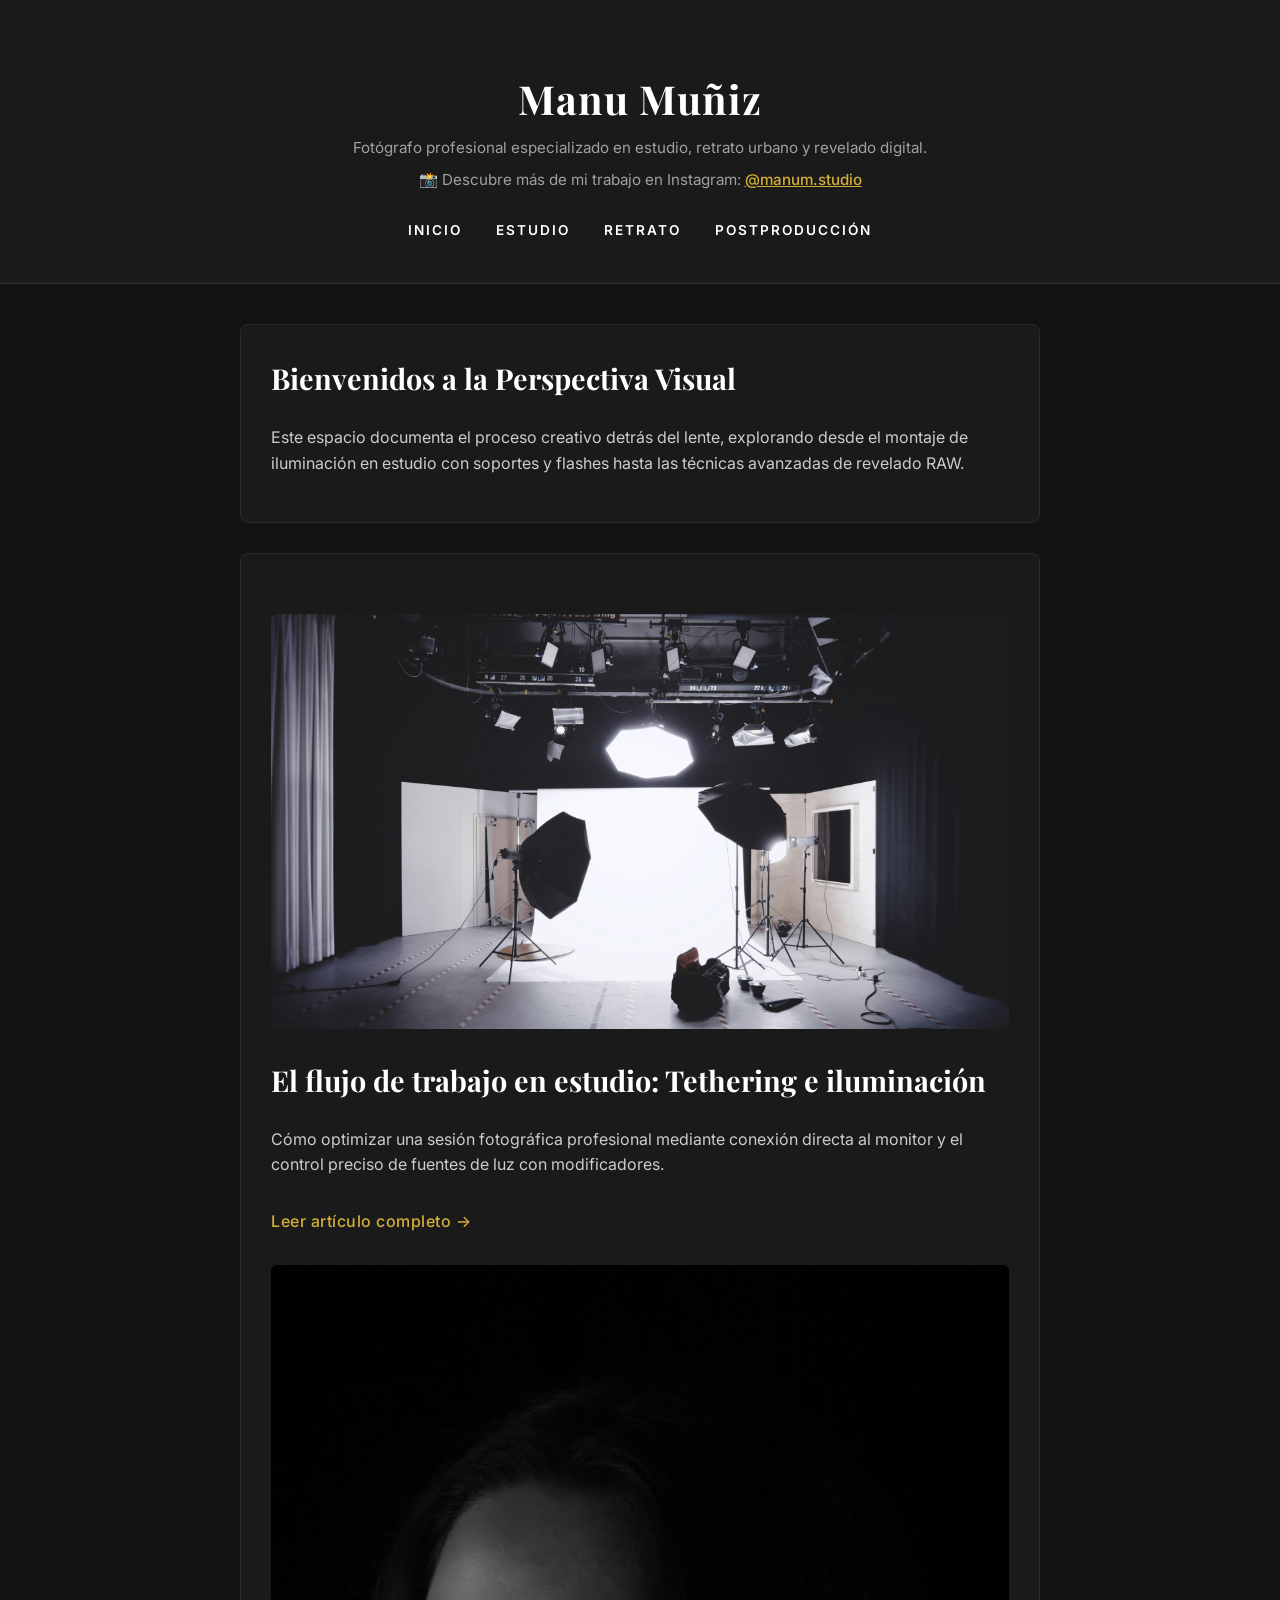
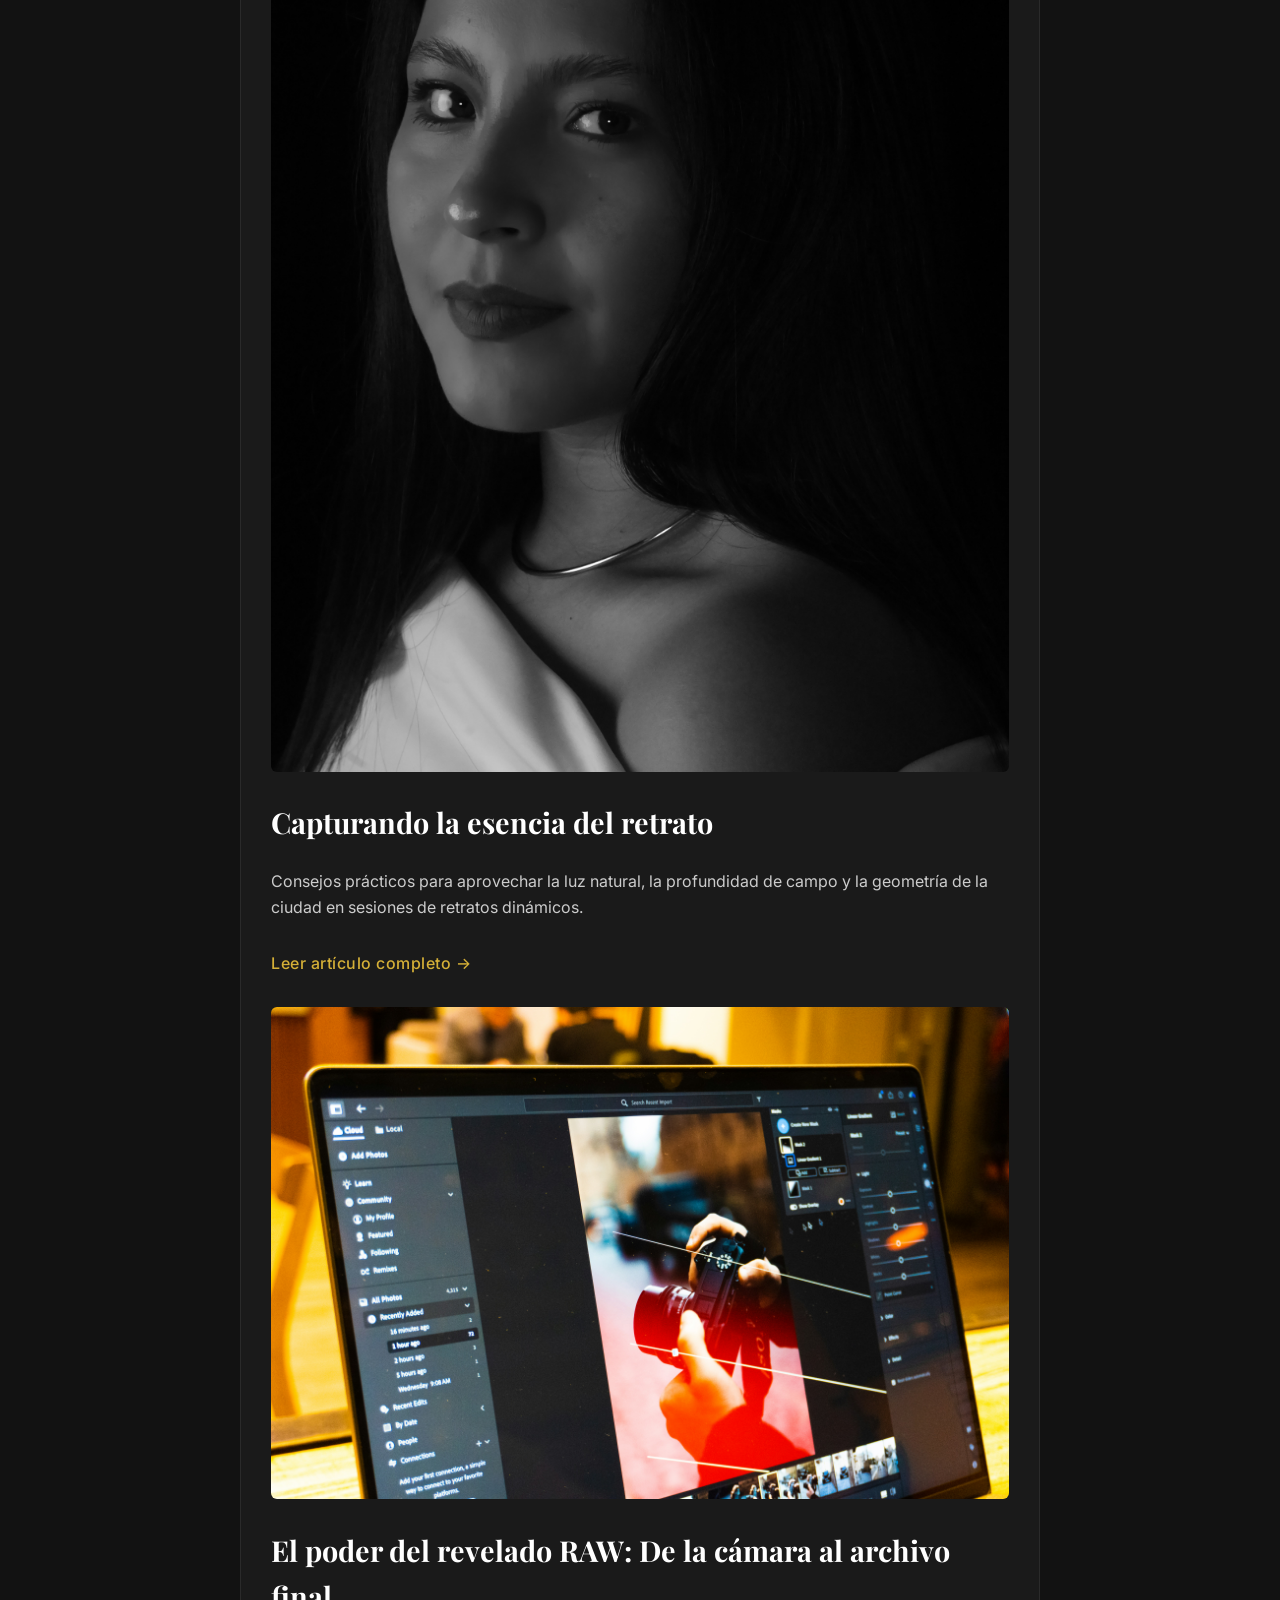
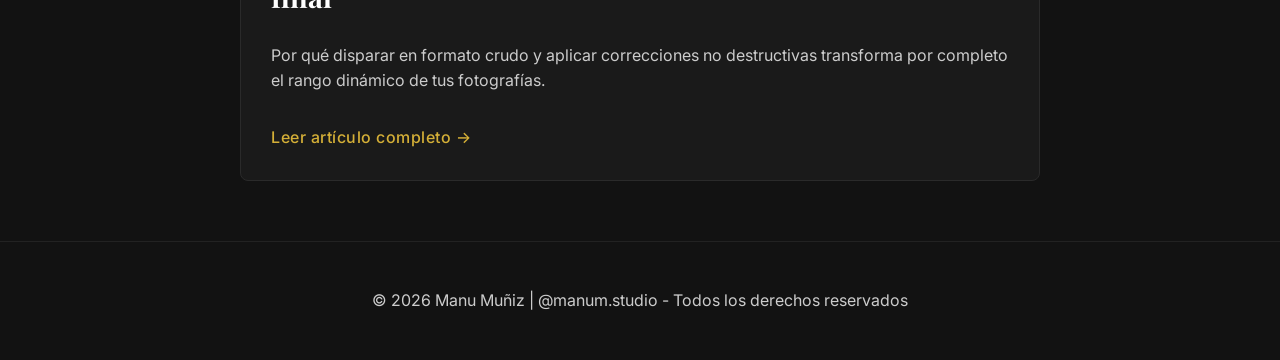
<file: index.html>
<!DOCTYPE html>
<html lang="es">
<head>
    <meta charset="UTF-8">
    <meta name="viewport" content="width=device-width, initial-scale=1.0">
    <title>Manu Muñiz | Blog de Fotografía</title>
    <link rel="stylesheet" href="css/estilos.css">
</head>
<body>
    
    <header>
        <h1>Manu Muñiz</h1>
        <p>Fotógrafo profesional especializado en estudio, retrato urbano y revelado digital.</p>
        <p style="margin-top: 8px;">
            📸 Descubre más de mi trabajo en Instagram: 
            <a href="https://instagram.com/manum.studio" target="_blank" style="color: #d4af37; text-decoration: underline;">@manum.studio</a>
        </p>
        <nav>
            <a href="index.html">INICIO</a>
            <a href="entrada1.html">ESTUDIO</a>
            <a href="entrada2.html">RETRATO</a>
            <a href="entrada3.html">POSTPRODUCCIÓN</a>
        </nav>
    </header>

    <main>
        <section>
            <h2>Bienvenidos a la Perspectiva Visual</h2>
            <p>Este espacio documenta el proceso creativo detrás del lente, explorando desde el montaje de iluminación en estudio con soportes y flashes hasta las técnicas avanzadas de revelado RAW.</p>
        </section>

        <section>
            <article>
                <img src="imagenes/estudio-tethering.jpg" alt="Configuración de estudio fotográfico">
                <h2>El flujo de trabajo en estudio: Tethering e iluminación</h2>
                <p>Cómo optimizar una sesión fotográfica profesional mediante conexión directa al monitor y el control preciso de fuentes de luz con modificadores.</p>
                <a href="entrada1.html">Leer artículo completo →</a>
            </article>

            <article>
                <img src="imagenes/retratos-urbanos.jpg" alt="Fotografía de retrato urbano">
                <h2>Capturando la esencia del retrato</h2>
                <p>Consejos prácticos para aprovechar la luz natural, la profundidad de campo y la geometría de la ciudad en sesiones de retratos dinámicos.</p>
                <a href="entrada2.html">Leer artículo completo →</a>
            </article>

            <article>
                <img src="imagenes/revelado-raw.jpg" alt="Edición y revelado digital en Lightroom">
                <h2>El poder del revelado RAW: De la cámara al archivo final</h2>
                <p>Por qué disparar en formato crudo y aplicar correcciones no destructivas transforma por completo el rango dinámico de tus fotografías.</p>
                <a href="entrada3.html">Leer artículo completo →</a>
            </article>
        </section>
    </main>

    <footer>
        <p>© 2026 Manu Muñiz | @manum.studio - Todos los derechos reservados</p>
    </footer>
</body>
</html>
</file>
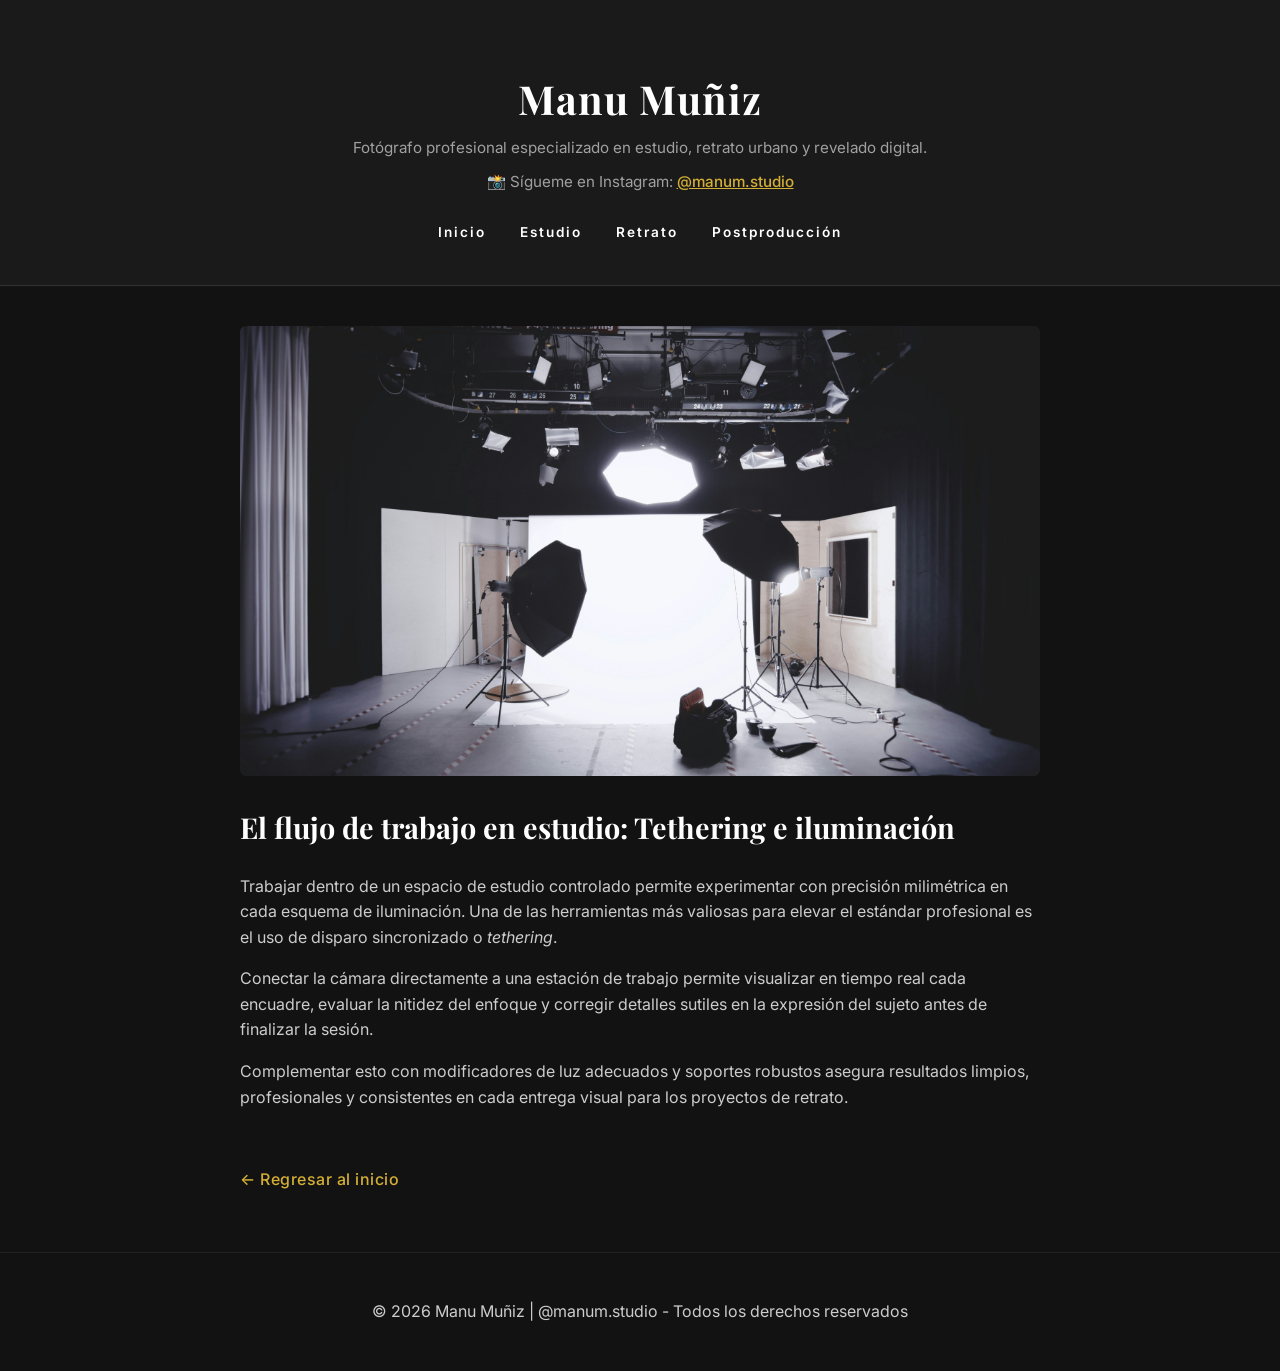
<file: entrada1.html>
<!DOCTYPE html>
<html lang="es">
<head>
    <meta charset="UTF-8">
    <meta name="viewport" content="width=device-width, initial-scale=1.0">
    <title>Estudio e Iluminación | Manu Muñiz</title>
    <link rel="stylesheet" href="css/estilos.css">
</head>
<body>
    <header>
        <h1>Manu Muñiz</h1>
        <p>Fotógrafo profesional especializado en estudio, retrato urbano y revelado digital.</p>
        <p style="margin-top: 10px;">
            📸 Sígueme en Instagram: 
            <a href="https://instagram.com/manum.studio" target="_blank" style="color: #d4af37; text-decoration: underline;">@manum.studio</a>
        </p>
        <nav>
            <a href="index.html">Inicio</a>
            <a href="entrada1.html">Estudio</a>
            <a href="entrada2.html">Retrato</a>
            <a href="entrada3.html">Postproducción</a>
        </nav>
    </header>

    <main>
        <article>
            <img src="imagenes/estudio-tethering.jpg" alt="Configuración de estudio fotográfico">
            <h2>El flujo de trabajo en estudio: Tethering e iluminación</h2>
            
            <p>Trabajar dentro de un espacio de estudio controlado permite experimentar con precisión milimétrica en cada esquema de iluminación. Una de las herramientas más valiosas para elevar el estándar profesional es el uso de disparo sincronizado o <em>tethering</em>.</p>
            
            <p>Conectar la cámara directamente a una estación de trabajo permite visualizar en tiempo real cada encuadre, evaluar la nitidez del enfoque y corregir detalles sutiles en la expresión del sujeto antes de finalizar la sesión.</p>
            
            <p>Complementar esto con modificadores de luz adecuados y soportes robustos asegura resultados limpios, profesionales y consistentes en cada entrega visual para los proyectos de retrato.</p>
            
            <br>
            <a href="index.html">← Regresar al inicio</a>
        </article>
    </main>

    <footer>
        <p>© 2026 Manu Muñiz | @manum.studio - Todos los derechos reservados</p>
    </footer>
</body>
</html>
</file>
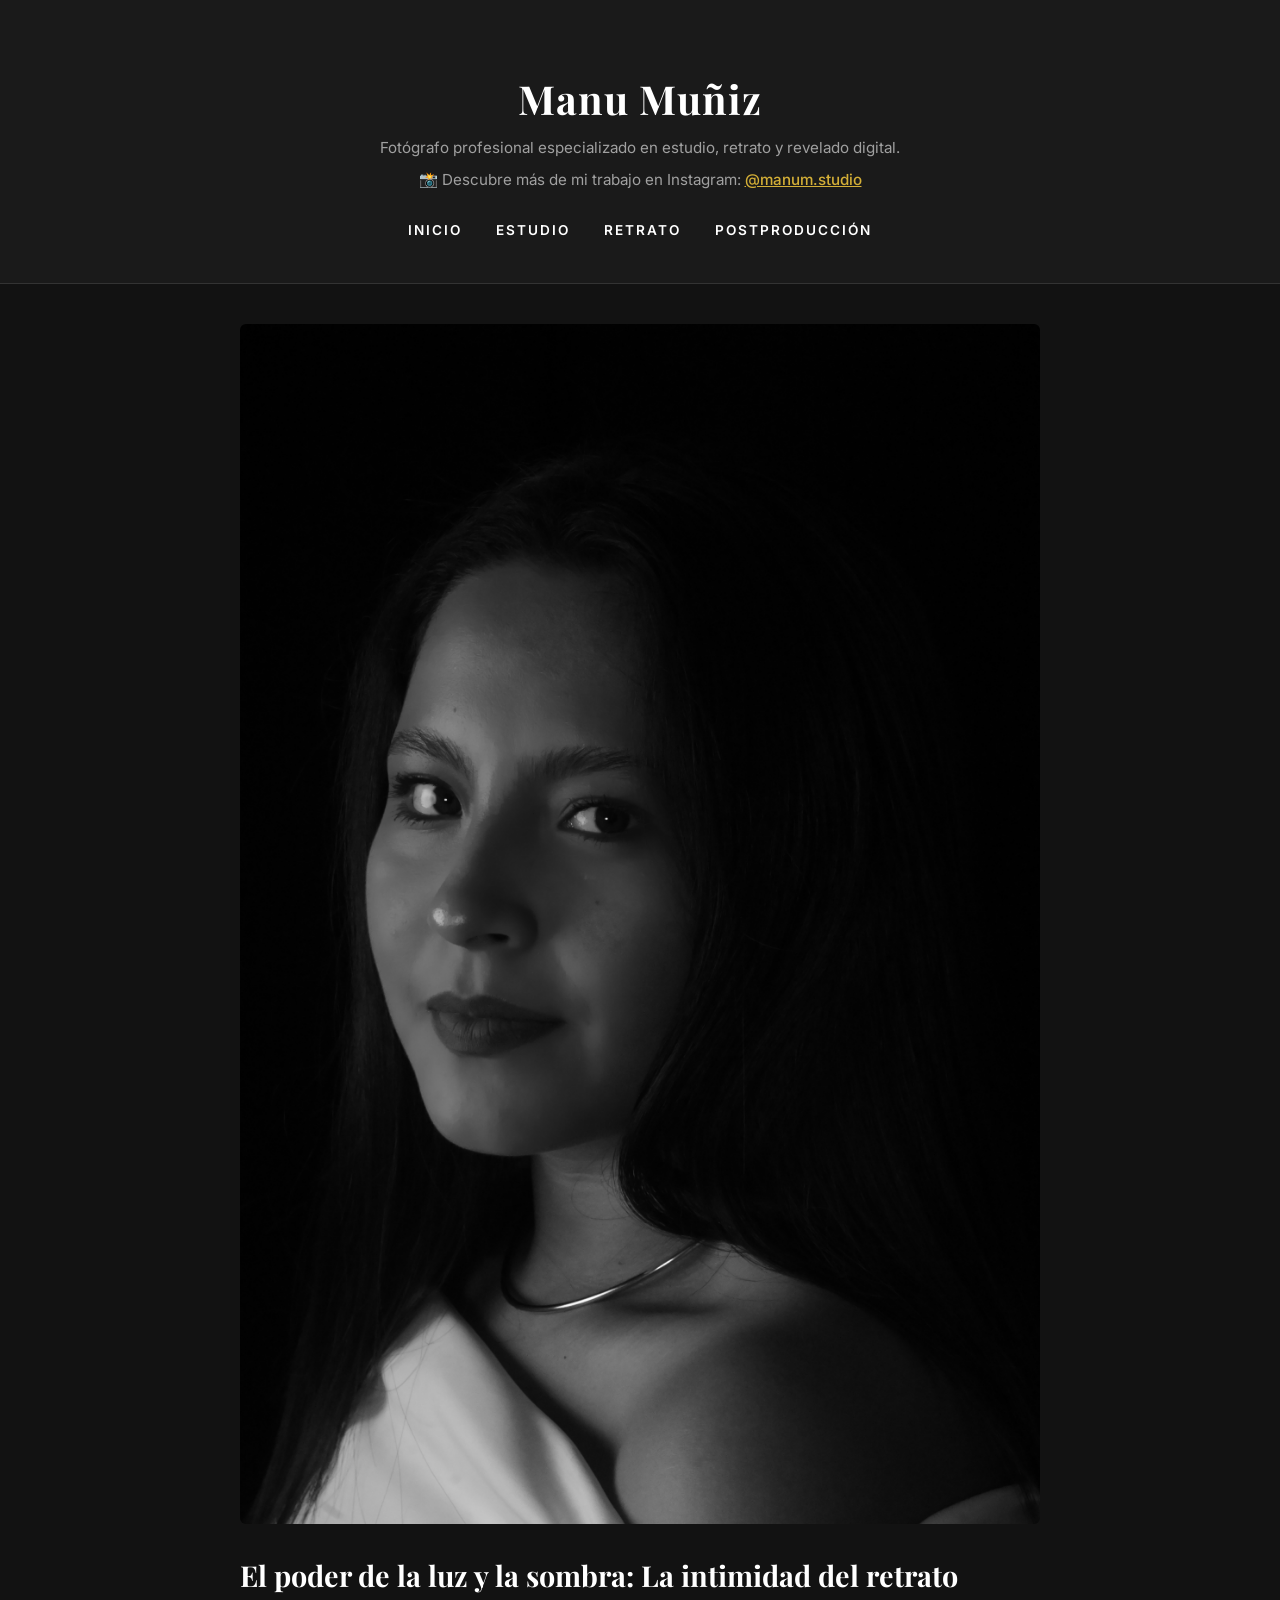
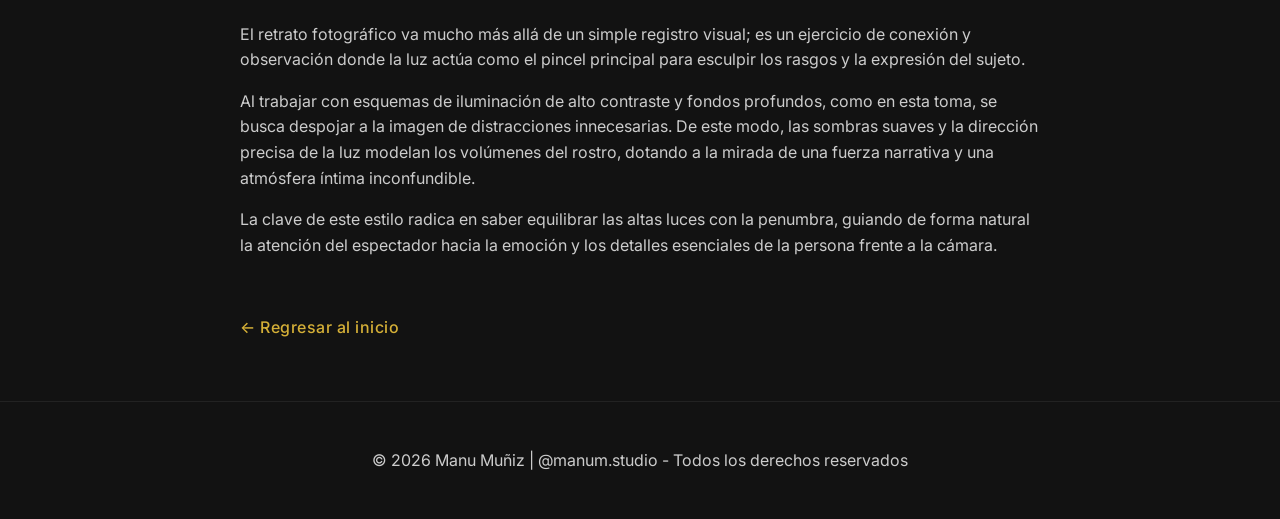
<file: entrada2.html>
<!DOCTYPE html>
<html lang="es">
<head>
    <meta charset="UTF-8">
    <meta name="viewport" content="width=device-width, initial-scale=1.0">
    <title>El Arte del Retrato y el Claroscuro | Manu Muñiz</title>
    <link rel="stylesheet" href="css/estilos.css">
</head>
<body>
    <header>
        <h1>Manu Muñiz</h1>
        <p>Fotógrafo profesional especializado en estudio, retrato y revelado digital.</p>
        <p style="margin-top: 8px;">
            📸 Descubre más de mi trabajo en Instagram: 
            <a href="https://instagram.com/manum.studio" target="_blank" style="color: #d4af37; text-decoration: underline;">@manum.studio</a>
        </p>
        <nav>
            <a href="index.html">INICIO</a>
            <a href="entrada1.html">ESTUDIO</a>
            <a href="entrada2.html">RETRATO</a>
            <a href="entrada3.html">POSTPRODUCCIÓN</a>
        </nav>
    </header>

    <main>
        <article>
            <img src="imagenes/retratos-urbanos.jpg" alt="Fotografía de retrato en claroscuro">
            <h2>El poder de la luz y la sombra: La intimidad del retrato</h2>
            
            <p>El retrato fotográfico va mucho más allá de un simple registro visual; es un ejercicio de conexión y observación donde la luz actúa como el pincel principal para esculpir los rasgos y la expresión del sujeto.</p>
            
            <p>Al trabajar con esquemas de iluminación de alto contraste y fondos profundos, como en esta toma, se busca despojar a la imagen de distracciones innecesarias. De este modo, las sombras suaves y la dirección precisa de la luz modelan los volúmenes del rostro, dotando a la mirada de una fuerza narrativa y una atmósfera íntima inconfundible.</p>
            
            <p>La clave de este estilo radica en saber equilibrar las altas luces con la penumbra, guiando de forma natural la atención del espectador hacia la emoción y los detalles esenciales de la persona frente a la cámara.</p>
            
            <br>
            <a href="index.html">← Regresar al inicio</a>
        </article>
    </main>

    <footer>
        <p>© 2026 Manu Muñiz | @manum.studio - Todos los derechos reservados</p>
    </footer>
</body>
</html>
</file>
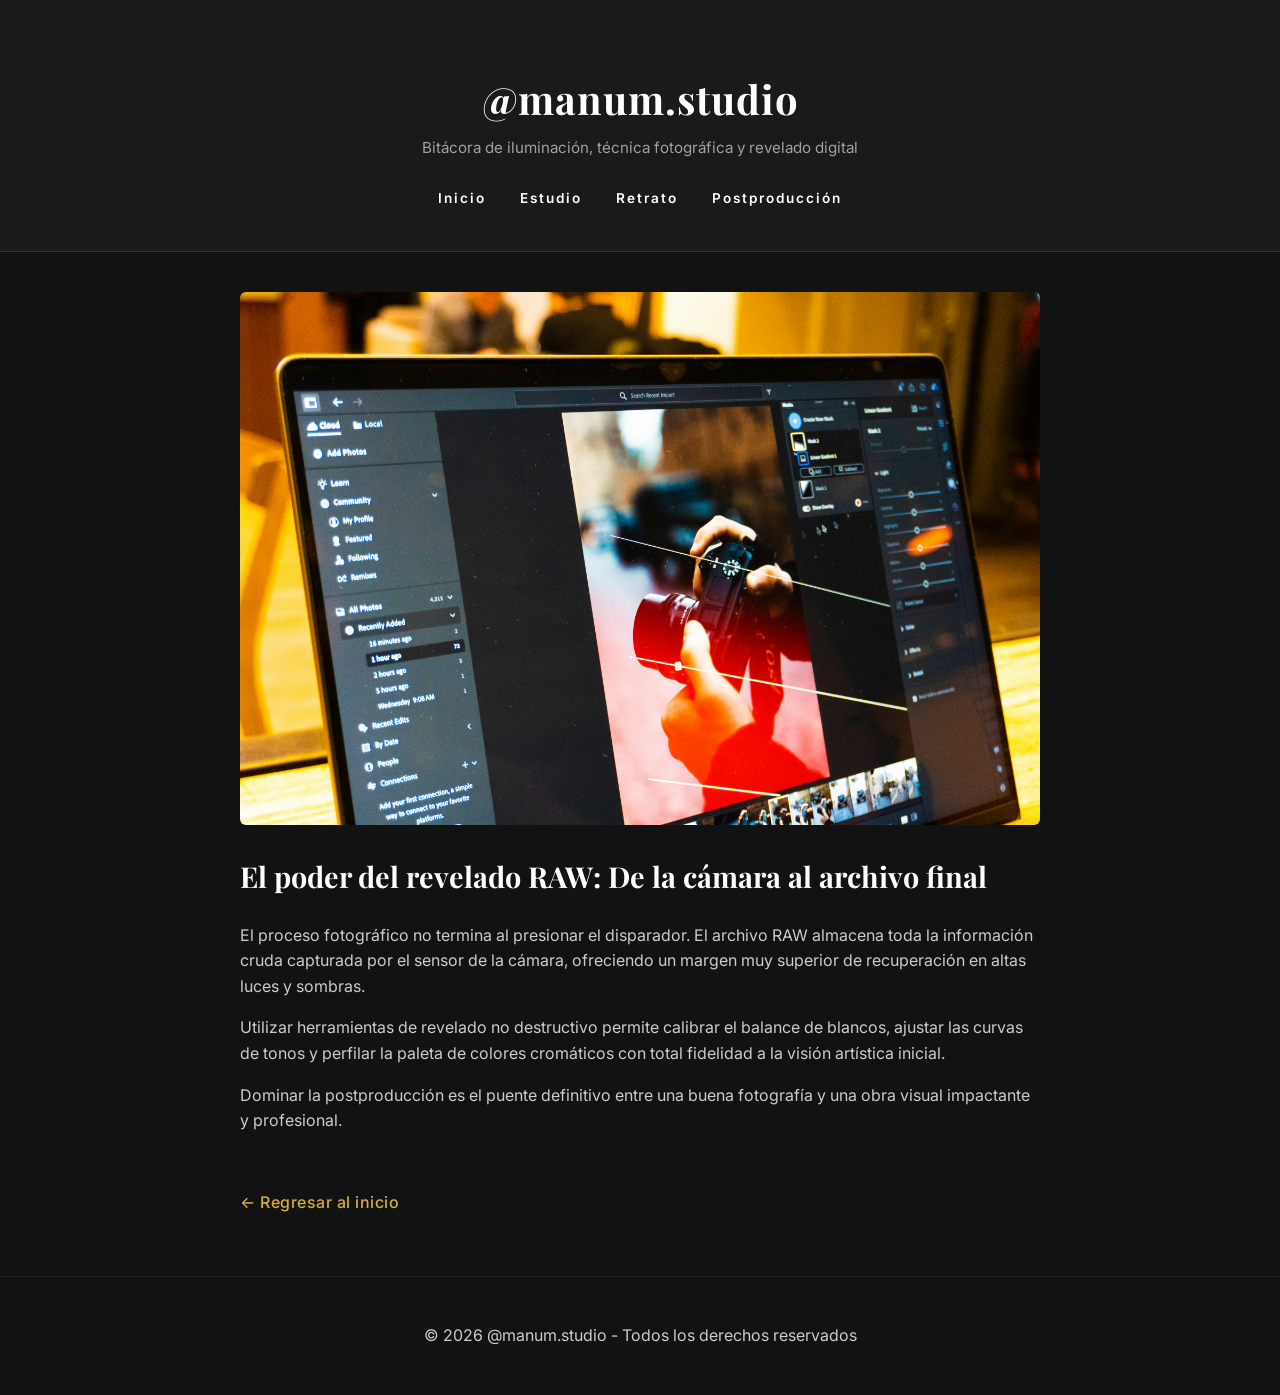
<file: entrada3.html>
<!DOCTYPE html>
<html lang="es">
<head>
    <meta charset="UTF-8">
    <meta name="viewport" content="width=device-width, initial-scale=1.0">
    <title>Postproducción | @manum.studio</title>
    <link rel="stylesheet" href="css/estilos.css">
</head>
<body>
    <header>
        <h1>@manum.studio</h1>
        <p>Bitácora de iluminación, técnica fotográfica y revelado digital</p>
        <nav>
            <a href="index.html">Inicio</a>
            <a href="entrada1.html">Estudio</a>
            <a href="entrada2.html">Retrato</a>
            <a href="entrada3.html">Postproducción</a>
        </nav>
    </header>

    <main>
        <article>
            <img src="imagenes/revelado-raw.jpg" alt="Edición y revelado digital">
            <h2>El poder del revelado RAW: De la cámara al archivo final</h2>
            
            <p>El proceso fotográfico no termina al presionar el disparador. El archivo RAW almacena toda la información cruda capturada por el sensor de la cámara, ofreciendo un margen muy superior de recuperación en altas luces y sombras.</p>
            
            <p>Utilizar herramientas de revelado no destructivo permite calibrar el balance de blancos, ajustar las curvas de tonos y perfilar la paleta de colores cromáticos con total fidelidad a la visión artística inicial.</p>
            
            <p>Dominar la postproducción es el puente definitivo entre una buena fotografía y una obra visual impactante y profesional.</p>
            
            <br>
            <a href="index.html">← Regresar al inicio</a>
        </article>
    </main>

    <footer>
        <p>© 2026 @manum.studio - Todos los derechos reservados</p>
    </footer>
</body>
</html>
</file>
<file: css/estilos.css>
/* Importar tipografía profesional y elegante desde Google Fonts */
@import url('https://fonts.googleapis.com/css2?family=Inter:wght@300;400;500;600&family=Playfair+Display:ital,wght@0,500;0,600;1,400&display=swap');

/* Estilos Generales */
body {
    font-family: 'Inter', sans-serif;
    background-color: #121212; /* Fondo oscuro elegante estilo galería */
    color: #e0e0e0;
    margin: 0;
    padding: 0;
    line-height: 1.6;
}

/* Encabezado */
header {
    background-color: #1a1a1a;
    padding: 40px 20px;
    text-align: center;
    border-bottom: 1px solid #333;
}

header h1 {
    font-family: 'Playfair Display', serif; /* Letra elegante para tu nombre */
    font-size: 2.5rem;
    color: #ffffff;
    margin-bottom: 5px;
    letter-spacing: 1px;
}

header p {
    color: #a0a0a0;
    font-size: 0.95rem;
    margin: 5px 0;
}

header a {
    color: #d4af37; /* Tono dorado elegante para el enlace de Instagram */
    text-decoration: none;
    font-weight: 500;
}

header a:hover {
    text-decoration: underline;
}

/* Menú de Navegación */
nav {
    margin-top: 25px;
}

nav a {
    color: #ffffff;
    text-decoration: none;
    margin: 0 15px;
    font-size: 0.85rem;
    letter-spacing: 2px;
    font-weight: 600;
    transition: color 0.3s ease;
}

nav a:hover {
    color: #d4af37;
}

/* Contenido Principal */
main {
    max-width: 800px;
    margin: 40px auto;
    padding: 0 20px;
}

section {
    background: #1a1a1a;
    margin-bottom: 30px;
    padding: 30px;
    border-radius: 8px;
    border: 1px solid #2a2a2a;
}

h2 {
    font-family: 'Playfair Display', serif;
    color: #ffffff;
    font-size: 1.8rem;
    margin-top: 0;
}

p {
    color: #cccccc;
    font-size: 1rem;
}

/* Artículos e Imágenes */
article {
    margin-top: 30px;
}

article img {
    width: 100%;
    height: auto;
    border-radius: 6px;
    margin-bottom: 20px;
    transition: transform 0.4s ease;
}

article img:hover {
    transform: scale(1.01); /* Sutil efecto de zoom al pasar el mouse */
}

/* Enlaces de lectura */
article > a, section > a {
    display: inline-block;
    margin-top: 15px;
    color: #d4af37;
    text-decoration: none;
    font-weight: 500;
    letter-spacing: 0.5px;
}

article > a:hover, section > a:hover {
    text-decoration: underline;
}

/* Pie de página */
footer {
    text-align: center;
    padding: 30px;
    background-color: #121212;
    color: #777777;
    font-size: 0.85rem;
    border-top: 1px solid #222;
    margin-top: 60px;
}
</file>
